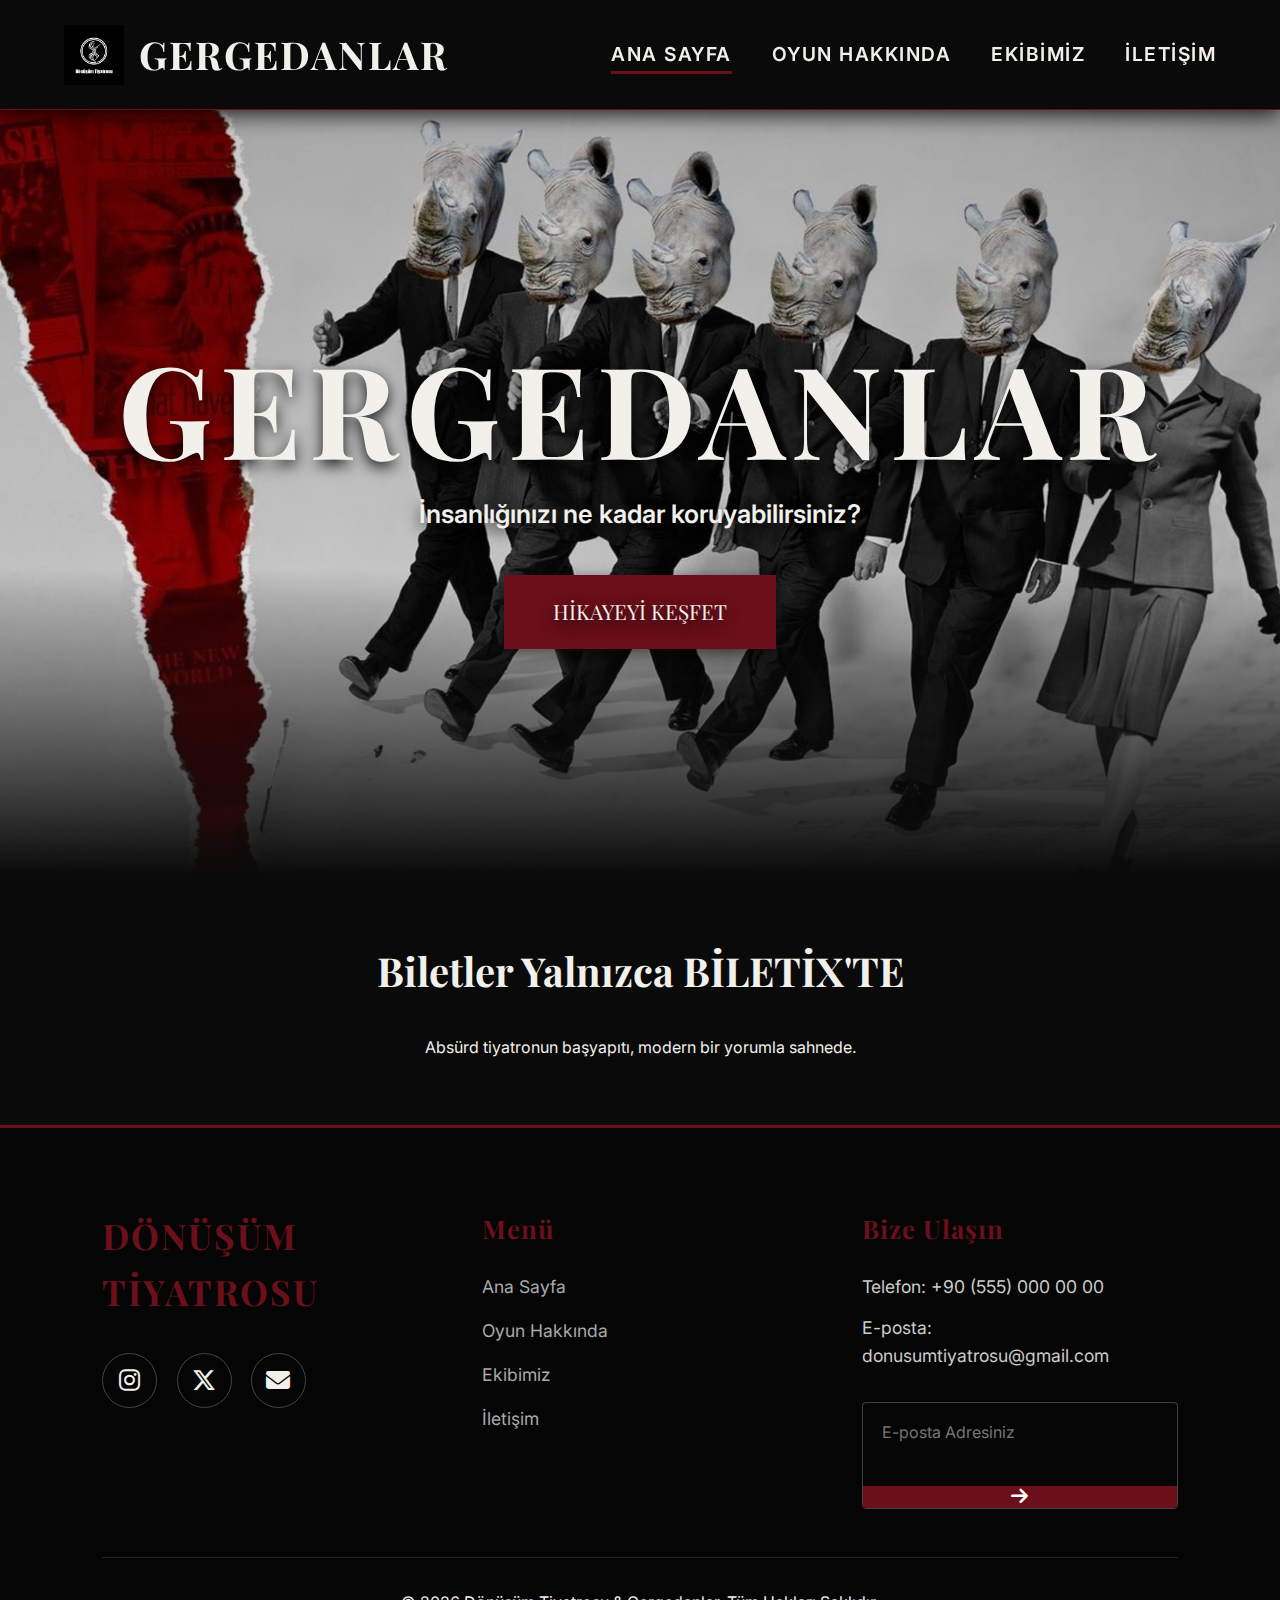
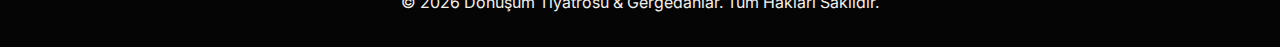
<file: index.html>
<!DOCTYPE html>
<html lang="tr">
<head>
    <meta charset="UTF-8">
    <meta name="viewport" content="width=device-width, initial-scale=1.0">
    <title>Gergedanlar - Ana Sayfa</title>
    <!-- Favicon -->
    <link rel="icon" type="image/jpeg" href="logo.jpeg">
    
    <link rel="stylesheet" href="style.css">
    <link rel="stylesheet" href="https://cdnjs.cloudflare.com/ajax/libs/font-awesome/6.5.1/css/all.min.css">
    <link rel="preconnect" href="https://fonts.googleapis.com">
    <link rel="preconnect" href="https://fonts.gstatic.com" crossorigin>
    <link href="https://fonts.googleapis.com/css2?family=Inter:wght@300;400;600&family=Playfair+Display:ital,wght@0,400;0,700;1,400&display=swap" rel="stylesheet">
</head>
<body>

    <header>
        <a href="index.html" class="logo">
            <img src="logo.jpeg" alt="Gergedanlar Logo">
            <span>GERGEDANLAR</span>
        </a>
        <nav>
            <ul>
                <li><a href="index.html" class="active">Ana Sayfa</a></li>
                <li><a href="about.html">Oyun Hakkında</a></li>
                <li><a href="team.html">Ekibimiz</a></li>
                <li><a href="contact.html">İletişim</a></li>
            </ul>
        </nav>
    </header>

    <section class="hero">
        <h1>GERGEDANLAR</h1>
        <p>İnsanlığınızı ne kadar koruyabilirsiniz?</p>
        <a href="about.html" class="btn">Hikayeyi Keşfet</a>
    </section>

    <div class="container">
        <h2>Biletler Yalnızca BİLETİX'TE</h2>
        <p style="text-align: center; color: #aaa;">Absürd tiyatronun başyapıtı, modern bir yorumla sahnede.</p>
    </div>

    <footer>
        <div class="footer-container">
            <div class="footer-col footer-brand">
                <h3>DÖNÜŞÜM TİYATROSU</h3>
                <div class="social-links">
                    <a href="https://www.instagram.com/donusumtiyatrosu/" target="_blank"><i class="fa-brands fa-instagram"></i></a>
                    <a href="https://x.com/tiyatrodonusum" target="_blank"><i class="fa-brands fa-x-twitter"></i></a>
                    <a href="mailto:donusumtiyatrosu@gmail.com"><i class="fa-solid fa-envelope"></i></a>
                </div>
            </div>
            <div class="footer-col footer-menu">
                <h4>Menü</h4>
                <ul>
                    <li><a href="index.html">Ana Sayfa</a></li>
                    <li><a href="about.html">Oyun Hakkında</a></li>
                    <li><a href="team.html">Ekibimiz</a></li>
                    <li><a href="contact.html">İletişim</a></li>
                </ul>
            </div>
            <div class="footer-col footer-contact">
                <h4>Bize Ulaşın</h4>
                <div class="contact-details">
                    <p>Telefon: +90 (555) 000 00 00</p>
                    <p>E-posta: donusumtiyatrosu@gmail.com</p>
                </div>
                <form class="newsletter-form" action="#">
                    <input type="email" placeholder="E-posta Adresiniz" required>
                    <button type="submit"><i class="fa-solid fa-arrow-right"></i></button>
                </form>
            </div>
        </div>
        <div class="footer-bottom">
            <p>&copy; 2026 Dönüşüm Tiyatrosu & Gergedanlar. Tüm Hakları Saklıdır.</p>
        </div>
    </footer>

</body>
</html>
</file>
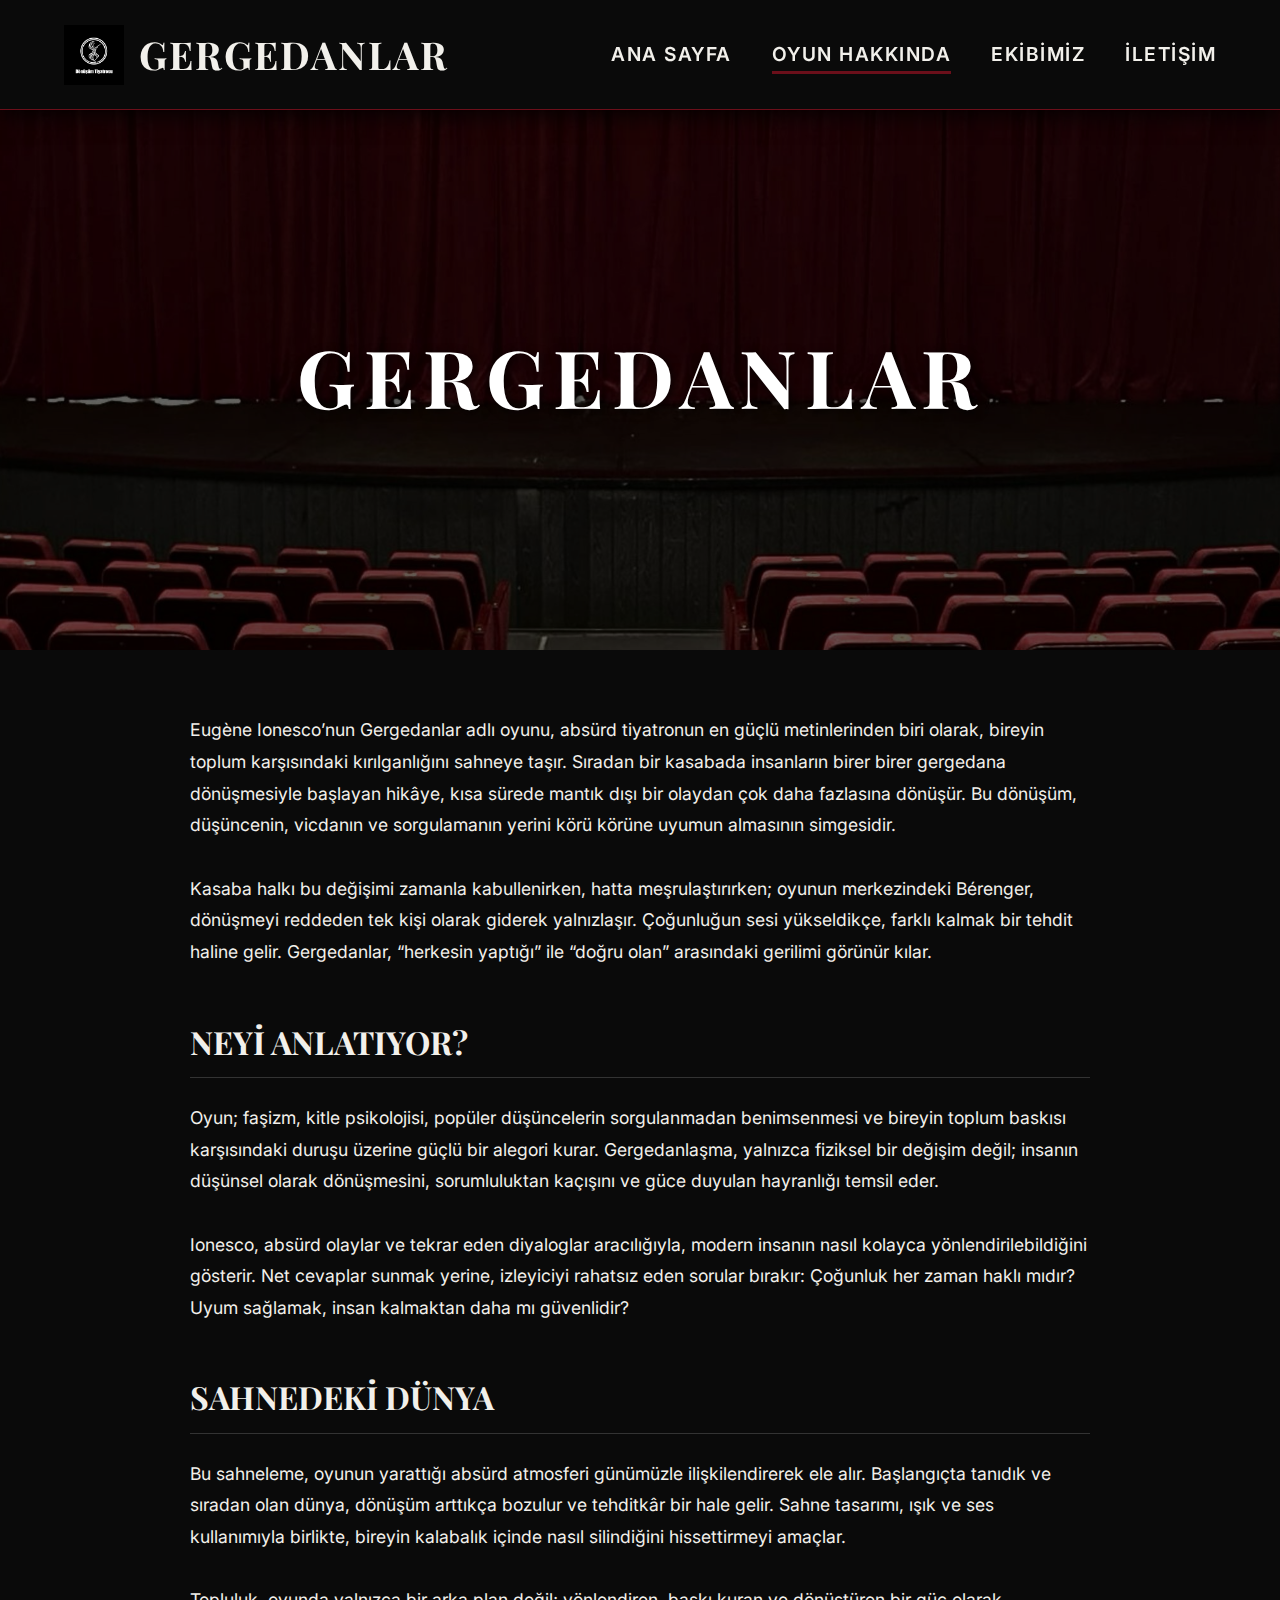
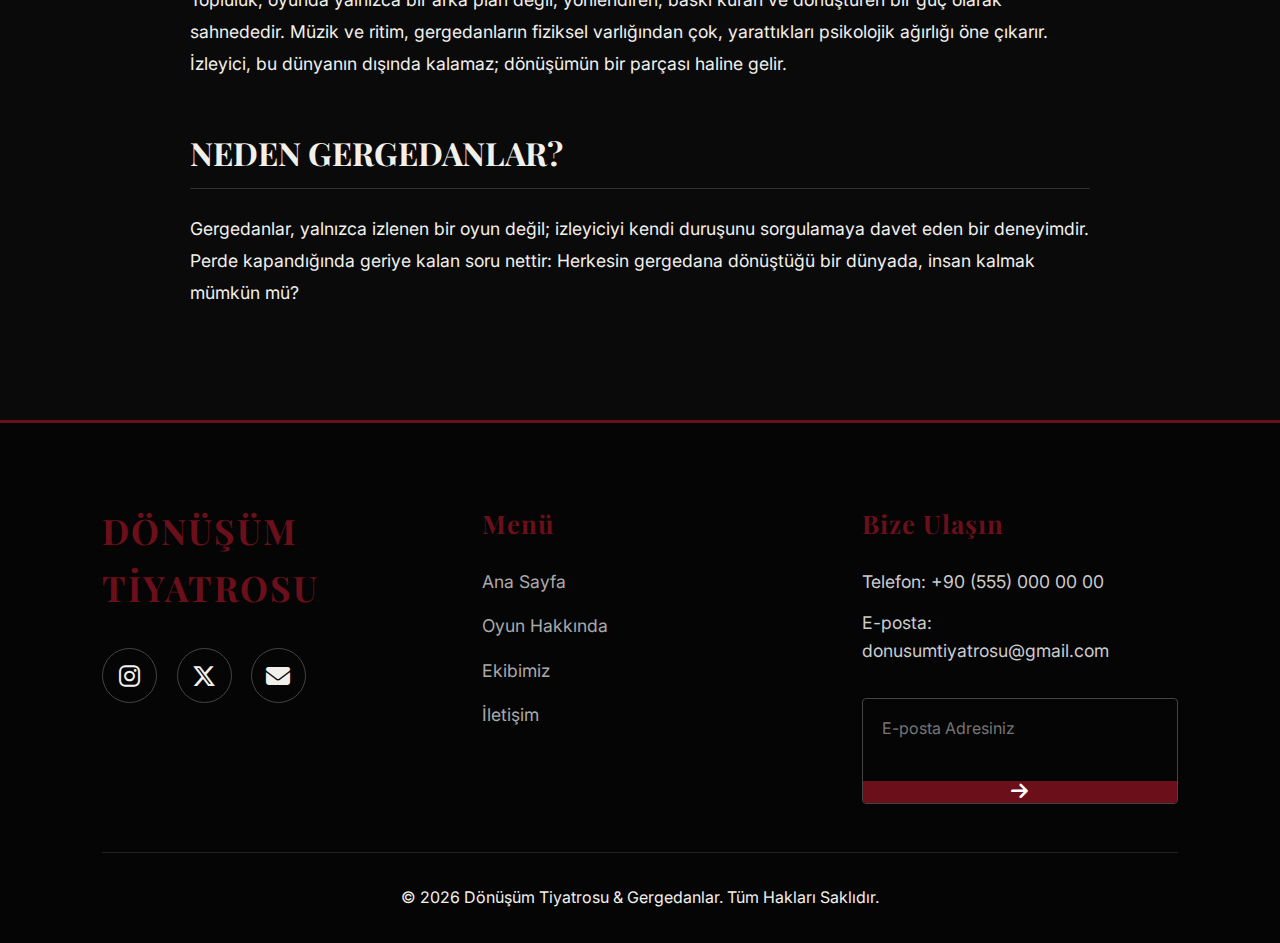
<file: about.html>
<!DOCTYPE html>
<html lang="tr">
<head>
    <meta charset="UTF-8">
    <meta name="viewport" content="width=device-width, initial-scale=1.0">
    <title>Oyun Hakkında - Gergedanlar</title>
    <!-- Favicon -->
    <link rel="icon" type="image/jpeg" href="logo.jpeg">

    <link rel="stylesheet" href="style.css">
    <link rel="stylesheet" href="https://cdnjs.cloudflare.com/ajax/libs/font-awesome/6.5.1/css/all.min.css">
    <link href="https://fonts.googleapis.com/css2?family=Inter:wght@300;400;600&family=Playfair+Display:ital,wght@0,400;0,700;1,400&display=swap" rel="stylesheet">
</head>
<body>

    <header>
        <a href="index.html" class="logo">
            <img src="logo.jpeg" alt="Gergedanlar Logo">
            <span>GERGEDANLAR</span>
        </a>
        <nav>
            <ul>
                <li><a href="index.html">Ana Sayfa</a></li>
                <li><a href="about.html" class="active">Oyun Hakkında</a></li>
                <li><a href="team.html">Ekibimiz</a></li>
                <li><a href="contact.html">İletişim</a></li>
            </ul>
        </nav>
    </header>

    <!-- SAHNE FOTOĞRAFLI KAPAK -->
    <section class="hero about-hero">
        <h1>GERGEDANLAR</h1>
    </section>

    <div class="container">
        <!-- İÇERİK -->
        <div class="content" style="max-width: 900px; margin: 0 auto;">
            
            <p style="margin-bottom: 3rem; font-size: 1.1rem; line-height: 1.8;">
                Eugène Ionesco’nun Gergedanlar adlı oyunu, absürd tiyatronun en güçlü metinlerinden biri olarak, bireyin toplum karşısındaki kırılganlığını sahneye taşır. Sıradan bir kasabada insanların birer birer gergedana dönüşmesiyle başlayan hikâye, kısa sürede mantık dışı bir olaydan çok daha fazlasına dönüşür. Bu dönüşüm, düşüncenin, vicdanın ve sorgulamanın yerini körü körüne uyumun almasının simgesidir.
                <br><br>
                Kasaba halkı bu değişimi zamanla kabullenirken, hatta meşrulaştırırken; oyunun merkezindeki Bérenger, dönüşmeyi reddeden tek kişi olarak giderek yalnızlaşır. Çoğunluğun sesi yükseldikçe, farklı kalmak bir tehdit haline gelir. Gergedanlar, “herkesin yaptığı” ile “doğru olan” arasındaki gerilimi görünür kılar.
            </p>

            <h3 style="text-transform: uppercase; font-size: 2rem; margin-bottom: 1.5rem; color: var(--text-color); border-bottom: 1px solid #333; padding-bottom: 10px;">
                NEYİ ANLATIYOR?
            </h3>
            <p style="margin-bottom: 3rem; font-size: 1.1rem; line-height: 1.8;">
                Oyun; faşizm, kitle psikolojisi, popüler düşüncelerin sorgulanmadan benimsenmesi ve bireyin toplum baskısı karşısındaki duruşu üzerine güçlü bir alegori kurar. Gergedanlaşma, yalnızca fiziksel bir değişim değil; insanın düşünsel olarak dönüşmesini, sorumluluktan kaçışını ve güce duyulan hayranlığı temsil eder.
                <br><br>
                Ionesco, absürd olaylar ve tekrar eden diyaloglar aracılığıyla, modern insanın nasıl kolayca yönlendirilebildiğini gösterir. Net cevaplar sunmak yerine, izleyiciyi rahatsız eden sorular bırakır: Çoğunluk her zaman haklı mıdır? Uyum sağlamak, insan kalmaktan daha mı güvenlidir?
            </p>

            <h3 style="text-transform: uppercase; font-size: 2rem; margin-bottom: 1.5rem; color: var(--text-color); border-bottom: 1px solid #333; padding-bottom: 10px;">
                SAHNEDEKİ DÜNYA
            </h3>
            <p style="margin-bottom: 3rem; font-size: 1.1rem; line-height: 1.8;">
                Bu sahneleme, oyunun yarattığı absürd atmosferi günümüzle ilişkilendirerek ele alır. Başlangıçta tanıdık ve sıradan olan dünya, dönüşüm arttıkça bozulur ve tehditkâr bir hale gelir. Sahne tasarımı, ışık ve ses kullanımıyla birlikte, bireyin kalabalık içinde nasıl silindiğini hissettirmeyi amaçlar.
                <br><br>
                Topluluk, oyunda yalnızca bir arka plan değil; yönlendiren, baskı kuran ve dönüştüren bir güç olarak sahnededir. Müzik ve ritim, gergedanların fiziksel varlığından çok, yarattıkları psikolojik ağırlığı öne çıkarır. İzleyici, bu dünyanın dışında kalamaz; dönüşümün bir parçası haline gelir.
            </p>

            <h3 style="text-transform: uppercase; font-size: 2rem; margin-bottom: 1.5rem; color: var(--text-color); border-bottom: 1px solid #333; padding-bottom: 10px;">
                NEDEN GERGEDANLAR?
            </h3>
            <p style="margin-bottom: 3rem; font-size: 1.1rem; line-height: 1.8;">
                Gergedanlar, yalnızca izlenen bir oyun değil; izleyiciyi kendi duruşunu sorgulamaya davet eden bir deneyimdir. Perde kapandığında geriye kalan soru nettir: Herkesin gergedana dönüştüğü bir dünyada, insan kalmak mümkün mü?
            </p>

        </div>
    </div>

    <footer>
        <div class="footer-container">
            <div class="footer-col footer-brand">
                <h3>DÖNÜŞÜM TİYATROSU</h3>
                <div class="social-links">
                    <a href="https://www.instagram.com/donusumtiyatrosu/" target="_blank"><i class="fa-brands fa-instagram"></i></a>
                    <a href="https://x.com/tiyatrodonusum" target="_blank"><i class="fa-brands fa-x-twitter"></i></a>
                    <a href="mailto:donusumtiyatrosu@gmail.com"><i class="fa-solid fa-envelope"></i></a>
                </div>
            </div>
            <div class="footer-col footer-menu">
                <h4>Menü</h4>
                <ul>
                    <li><a href="index.html">Ana Sayfa</a></li>
                    <li><a href="about.html">Oyun Hakkında</a></li>
                    <li><a href="team.html">Ekibimiz</a></li>
                    <li><a href="contact.html">İletişim</a></li>
                </ul>
            </div>
            <div class="footer-col footer-contact">
                <h4>Bize Ulaşın</h4>
                <div class="contact-details">
                    <p>Telefon: +90 (555) 000 00 00</p>
                    <p>E-posta: donusumtiyatrosu@gmail.com</p>
                </div>
                <form class="newsletter-form" action="#">
                    <input type="email" placeholder="E-posta Adresiniz" required>
                    <button type="submit"><i class="fa-solid fa-arrow-right"></i></button>
                </form>
            </div>
        </div>
        <div class="footer-bottom">
            <p>&copy; 2026 Dönüşüm Tiyatrosu & Gergedanlar. Tüm Hakları Saklıdır.</p>
        </div>
    </footer>

</body>
</html>
</file>
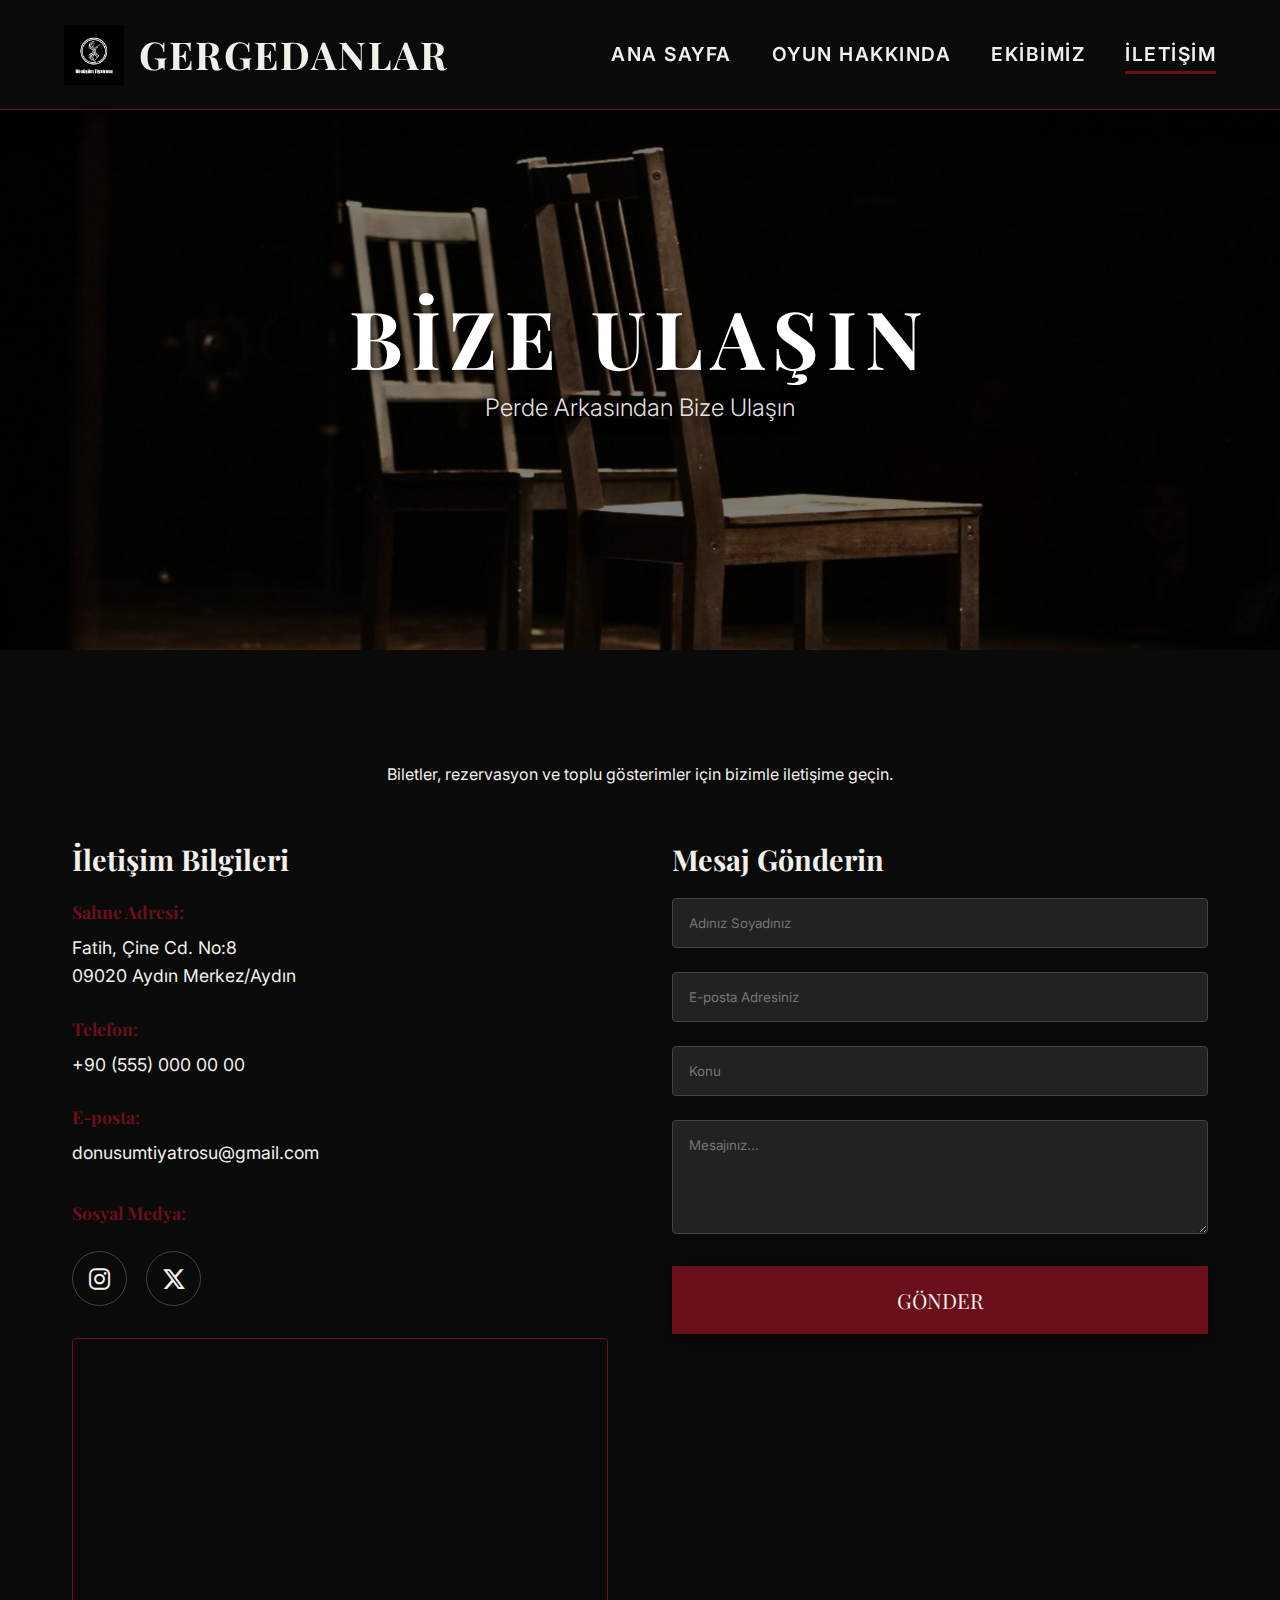
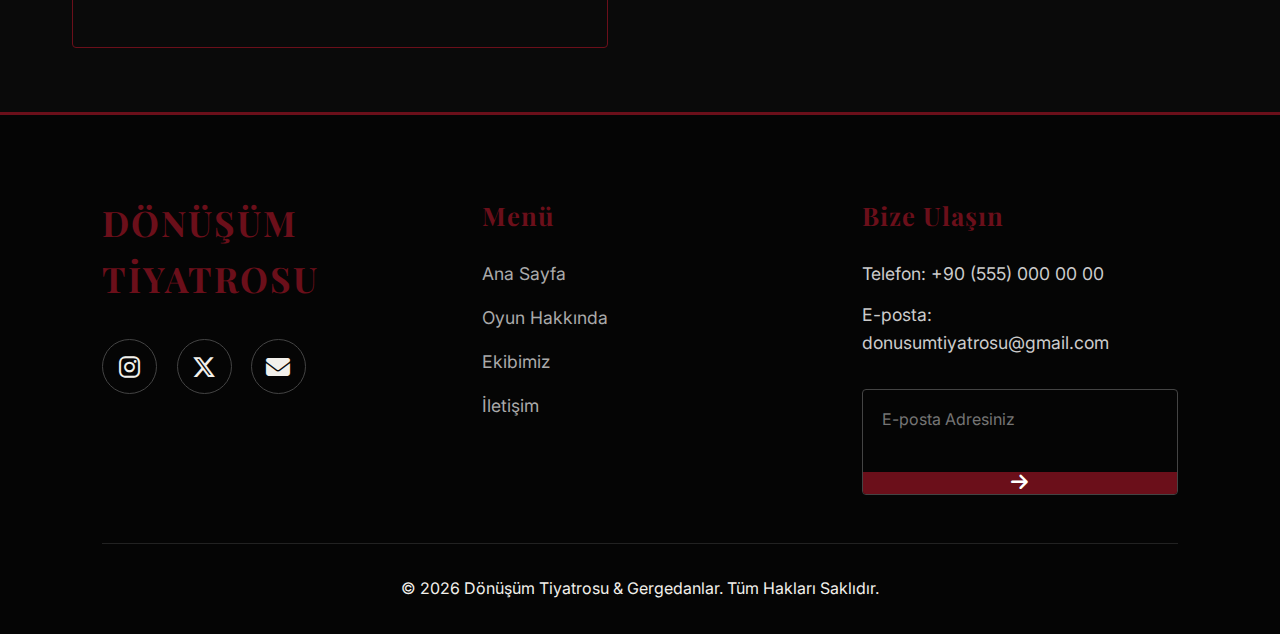
<file: contact.html>
<!DOCTYPE html>
<html lang="tr">
<head>
    <meta charset="UTF-8">
    <meta name="viewport" content="width=device-width, initial-scale=1.0">
    <title>İletişim - Gergedanlar</title>
    <!-- Favicon -->
    <link rel="icon" type="image/jpeg" href="logo.jpeg">

    <link rel="stylesheet" href="style.css">
    <link rel="stylesheet" href="https://cdnjs.cloudflare.com/ajax/libs/font-awesome/6.5.1/css/all.min.css">
    <link href="https://fonts.googleapis.com/css2?family=Inter:wght@300;400;600&family=Playfair+Display:ital,wght@0,400;0,700;1,400&display=swap" rel="stylesheet">
</head>
<body>

    <header>
        <a href="index.html" class="logo">
            <img src="logo.jpeg" alt="Gergedanlar Logo">
            <span>GERGEDANLAR</span>
        </a>
        <nav>
            <ul>
                <li><a href="index.html">Ana Sayfa</a></li>
                <li><a href="about.html">Oyun Hakkında</a></li>
                <li><a href="team.html">Ekibimiz</a></li>
                <li><a href="contact.html" class="active">İletişim</a></li>
            </ul>
        </nav>
    </header>

    <!-- İLETİŞİM HERO -->
    <section class="hero contact-hero">
        <h1>BİZE ULAŞIN</h1>
        <p>Perde Arkasından Bize Ulaşın</p>
    </section>

    <div class="container">
        
        <p style="text-align: center; color: #aaa; margin: 3rem 0;">
            Biletler, rezervasyon ve toplu gösterimler için bizimle iletişime geçin.
        </p>

        <div class="contact-wrapper">
            <!-- Sol Taraf: İletişim Bilgileri -->
            <div class="contact-info">
                <h3>İletişim Bilgileri</h3>
                <p>
                    <strong>Sahne Adresi:</strong>
                    Fatih, Çine Cd. No:8<br>
                    09020 Aydın Merkez/Aydın
                </p>
                <p>
                    <strong>Telefon:</strong>
                    +90 (555) 000 00 00
                </p>
                <p>
                    <strong>E-posta:</strong>
                    donusumtiyatrosu@gmail.com
                </p>
                
                <p style="margin-top: 2rem;">
                    <strong>Sosyal Medya:</strong>
                </p>
                <div class="social-links" style="justify-content: flex-start;">
                    <a href="https://www.instagram.com/donusumtiyatrosu/" target="_blank"><i class="fa-brands fa-instagram"></i></a>
                    <a href="https://x.com/tiyatrodonusum" target="_blank"><i class="fa-brands fa-x-twitter"></i></a>
                </div>

                <div style="margin-top: 2rem; border: 1px solid var(--accent-color); border-radius: 4px; overflow: hidden;">
                    <iframe 
                        width="100%" 
                        height="300" 
                        frameborder="0" 
                        scrolling="no" 
                        marginheight="0" 
                        marginwidth="0" 
                        src="https://maps.google.com/maps?q=Fatih,+Çine+Cd.+No:8,+09020+Aydın+Merkez/Aydın&t=&z=15&ie=UTF8&iwloc=&output=embed">
                    </iframe>
                </div>
            </div>

            <!-- Sağ Taraf: Form -->
            <div class="contact-form-container">
                <h3>Mesaj Gönderin</h3>
                <form action="#" method="POST">
                    <div>
                        <input type="text" placeholder="Adınız Soyadınız" required>
                    </div>
                    <div>
                        <input type="email" placeholder="E-posta Adresiniz" required>
                    </div>
                    <div>
                        <input type="text" placeholder="Konu" required>
                    </div>
                    <div>
                        <textarea rows="5" placeholder="Mesajınız..." required></textarea>
                    </div>
                    <button type="submit" class="btn">Gönder</button>
                </form>
            </div>
        </div>
    </div>

    <footer>
        <div class="footer-container">
            <div class="footer-col footer-brand">
                <h3>DÖNÜŞÜM TİYATROSU</h3>
                <div class="social-links">
                    <a href="https://www.instagram.com/donusumtiyatrosu/" target="_blank"><i class="fa-brands fa-instagram"></i></a>
                    <a href="https://x.com/tiyatrodonusum" target="_blank"><i class="fa-brands fa-x-twitter"></i></a>
                    <a href="mailto:donusumtiyatrosu@gmail.com"><i class="fa-solid fa-envelope"></i></a>
                </div>
            </div>
            <div class="footer-col footer-menu">
                <h4>Menü</h4>
                <ul>
                    <li><a href="index.html">Ana Sayfa</a></li>
                    <li><a href="about.html">Oyun Hakkında</a></li>
                    <li><a href="team.html">Ekibimiz</a></li>
                    <li><a href="contact.html">İletişim</a></li>
                </ul>
            </div>
            <div class="footer-col footer-contact">
                <h4>Bize Ulaşın</h4>
                <div class="contact-details">
                    <p>Telefon: +90 (555) 000 00 00</p>
                    <p>E-posta: donusumtiyatrosu@gmail.com</p>
                </div>
                <form class="newsletter-form" action="#">
                    <input type="email" placeholder="E-posta Adresiniz" required>
                    <button type="submit"><i class="fa-solid fa-arrow-right"></i></button>
                </form>
            </div>
        </div>
        <div class="footer-bottom">
            <p>&copy; 2026 Dönüşüm Tiyatrosu & Gergedanlar. Tüm Hakları Saklıdır.</p>
        </div>
    </footer>

</body>
</html>
</file>
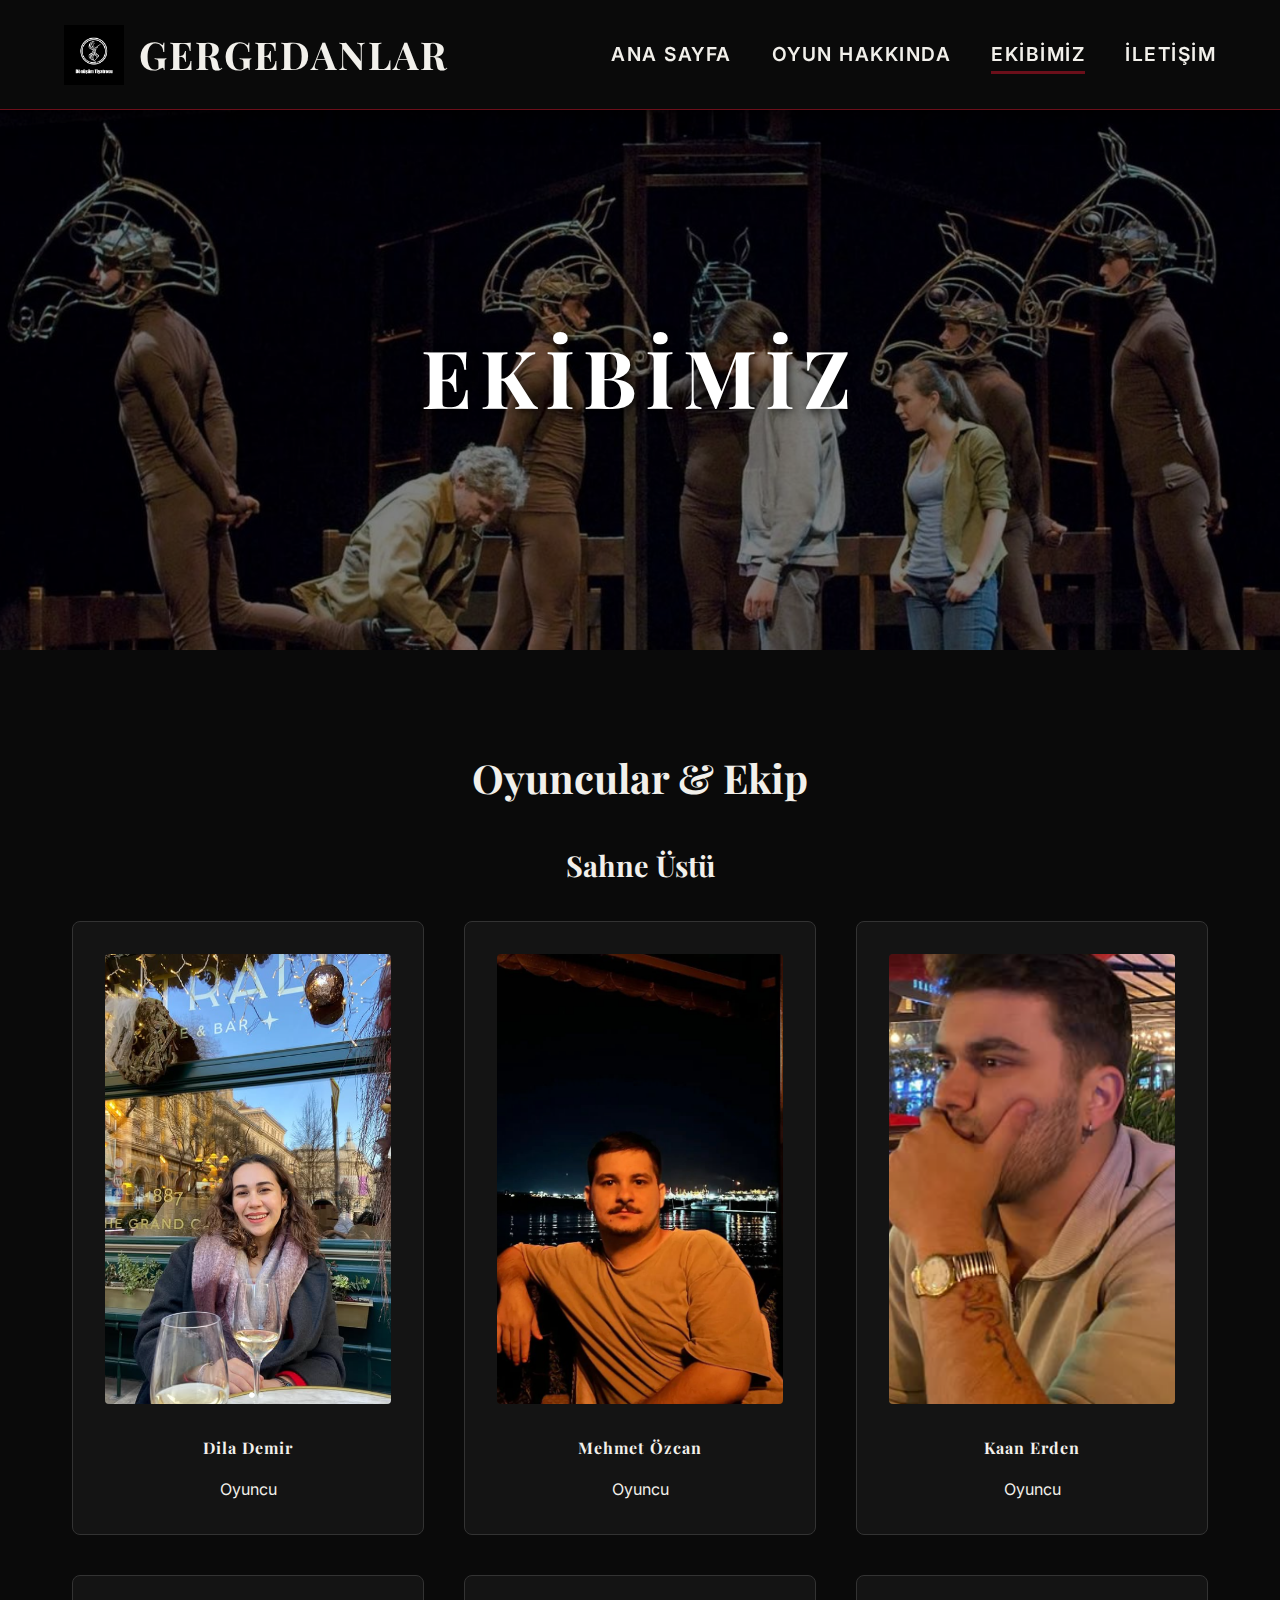
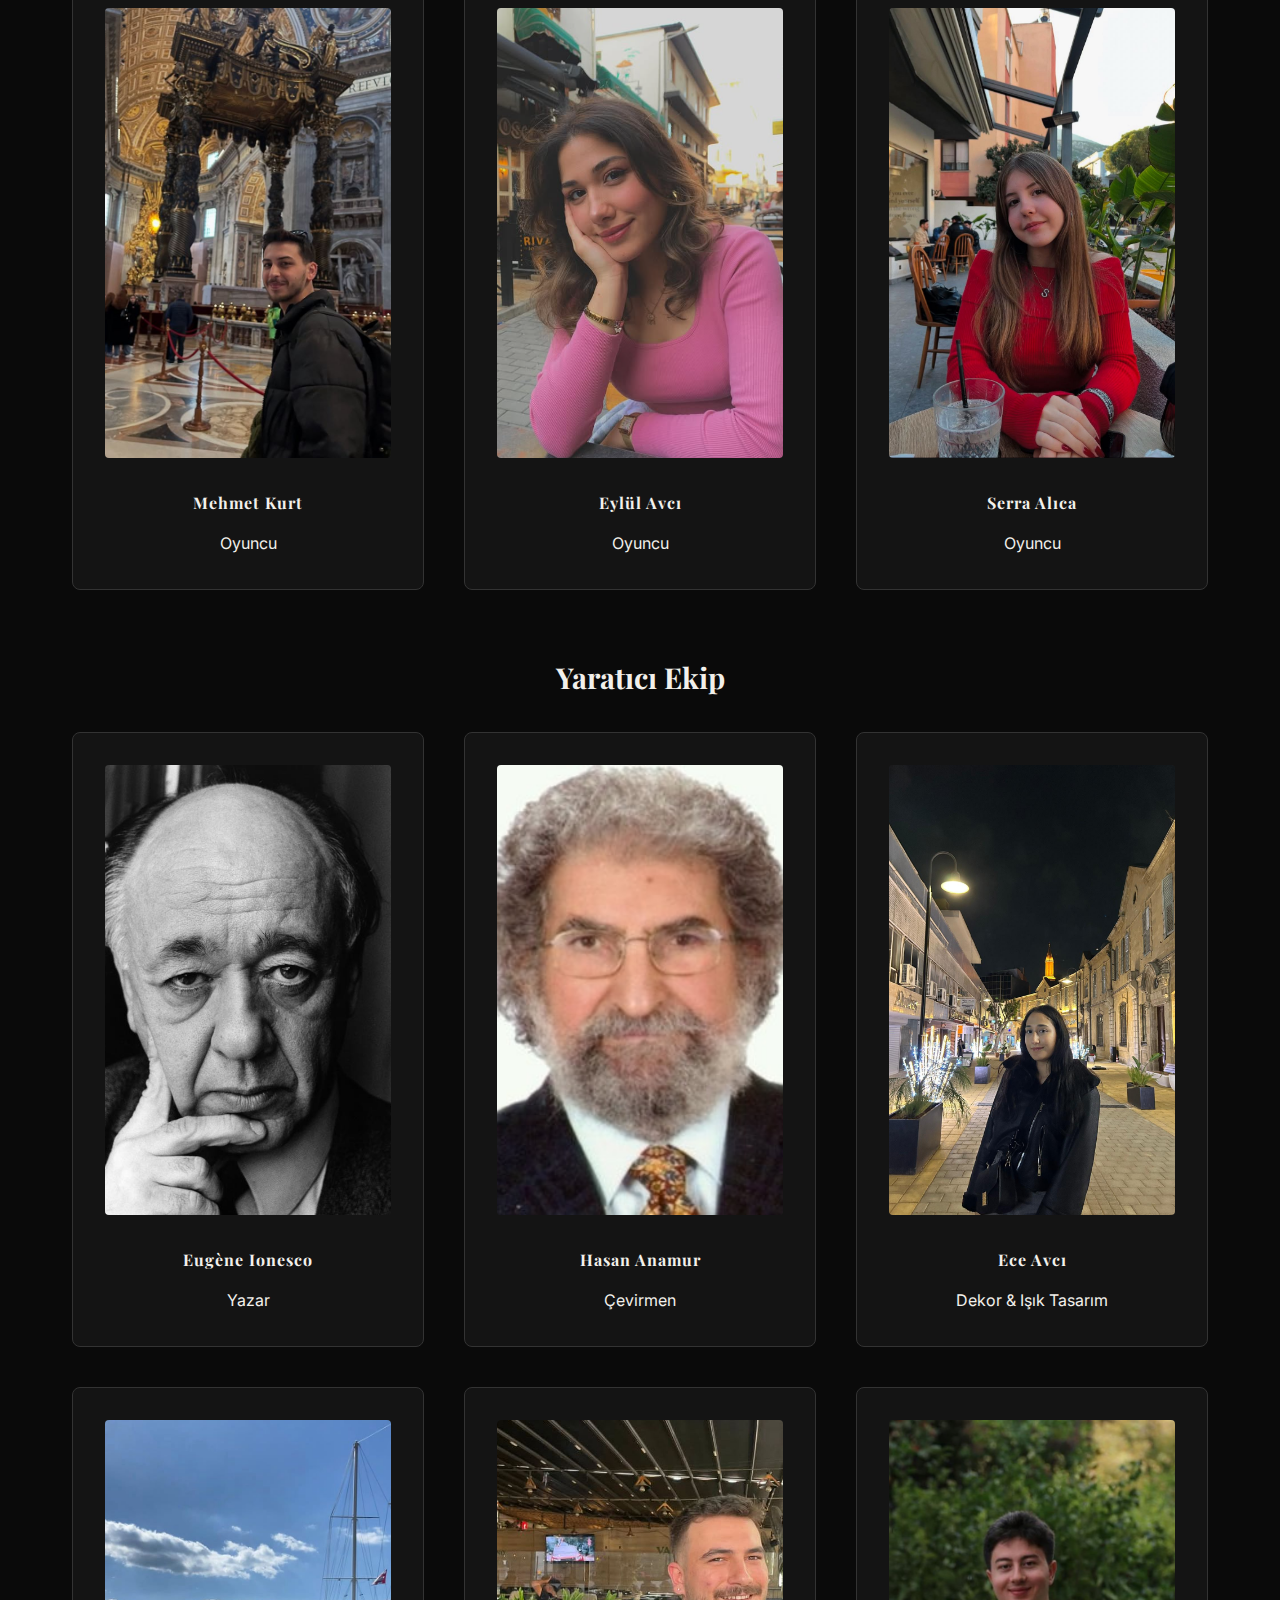
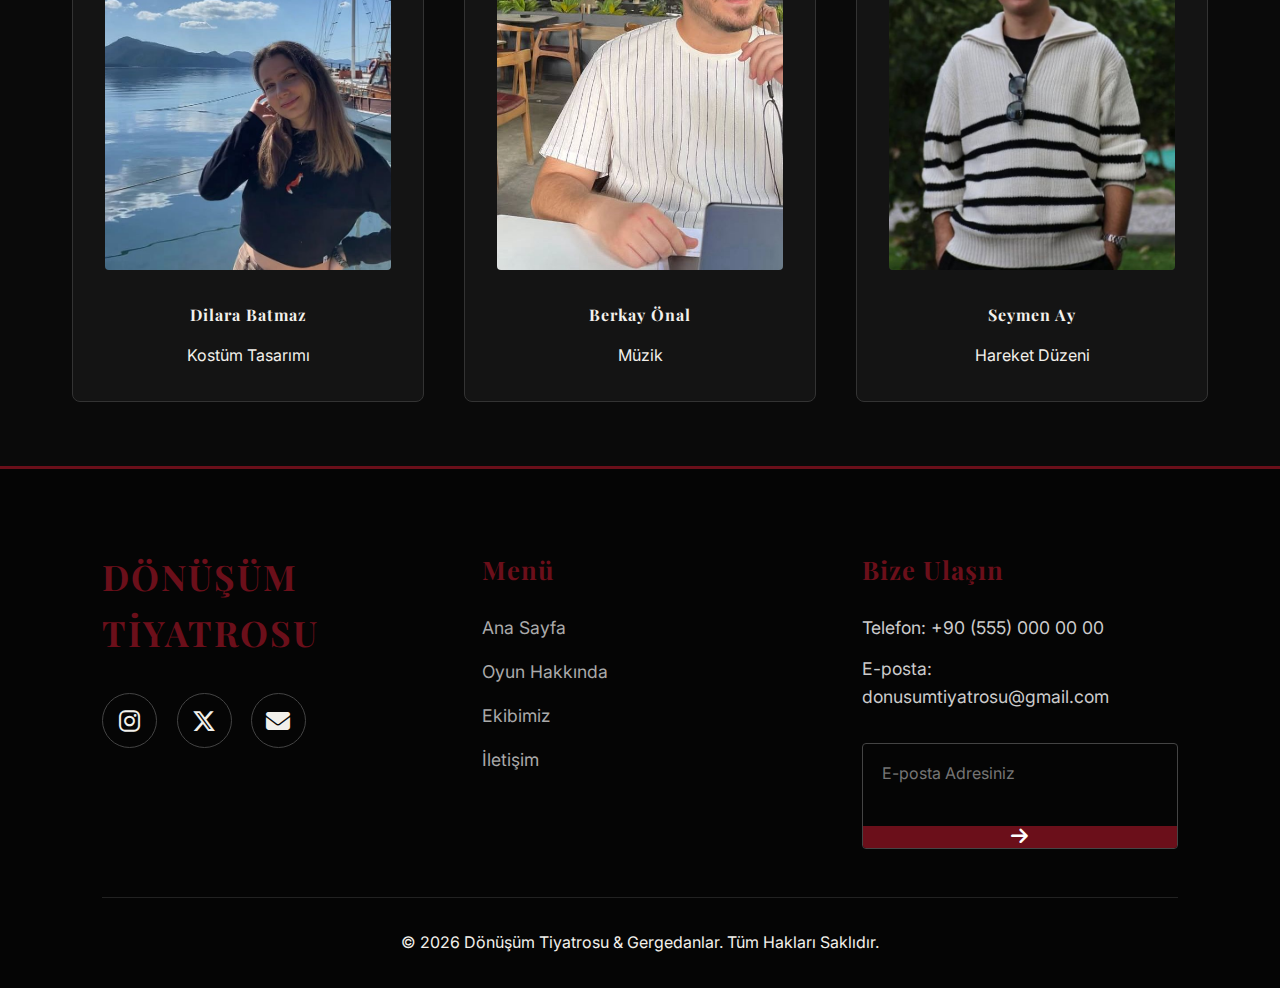
<file: team.html>
<!DOCTYPE html>
<html lang="tr">
<head>
    <meta charset="UTF-8">
    <meta name="viewport" content="width=device-width, initial-scale=1.0">
    <title>Ekibimiz - Gergedanlar</title>
    <!-- Favicon -->
    <link rel="icon" type="image/jpeg" href="logo.jpeg">

    <link rel="stylesheet" href="style.css">
    <link rel="stylesheet" href="https://cdnjs.cloudflare.com/ajax/libs/font-awesome/6.5.1/css/all.min.css">
    <link href="https://fonts.googleapis.com/css2?family=Inter:wght@300;400;600&family=Playfair+Display:ital,wght@0,400;0,700;1,400&display=swap" rel="stylesheet">
</head>
<body>

    <header>
        <a href="index.html" class="logo">
            <img src="logo.jpeg" alt="Gergedanlar Logo">
            <span>GERGEDANLAR</span>
        </a>
        <nav>
            <ul>
                <li><a href="index.html">Ana Sayfa</a></li>
                <li><a href="about.html">Oyun Hakkında</a></li>
                <li><a href="team.html" class="active">Ekibimiz</a></li>
                <li><a href="contact.html">İletişim</a></li>
            </ul>
        </nav>
    </header>

    <!-- EKİP HERO -->
    <section class="hero team-hero">
        <h1>EKİBİMİZ</h1>
    </section>

    <div class="container">
        <h2 style="margin-top: 2rem;">Oyuncular & Ekip</h2>

        <h3 style="text-align: center; margin-top: 2rem; margin-bottom: 2rem;">Sahne Üstü</h3>
        <div class="grid">
            <div class="card">
                <img src="ekip/image_2.png" alt="Dila Demir">
                <h4>Dila Demir</h4>
                <p>Oyuncu</p>
            </div>
            <div class="card">
                <!-- GÜNCELLENDİ: mehmetozcan.jpeg -->
                <img src="ekip/mehmetozcan.jpeg" alt="Mehmet Özcan">
                <h4>Mehmet Özcan</h4>
                <p>Oyuncu</p>
            </div>
            <div class="card">
                <img src="ekip/image_1.png" alt="Kaan Erden">
                <h4>Kaan Erden</h4>
                <p>Oyuncu</p>
            </div>
            <div class="card">
                <!-- GÜNCELLENDİ: mehmetkurt.jpeg -->
                <img src="ekip/mehmetkurt.jpeg" alt="Mehmet Kurt">
                <h4>Mehmet Kurt</h4>
                <p>Oyuncu</p>
            </div>
            <div class="card">
                <img src="ekip/image_6.png" alt="Eylül Avcı">
                <h4>Eylül Avcı</h4>
                <p>Oyuncu</p>
            </div>
            <div class="card">
                <img src="ekip/serra.jpeg" alt="Serra Alıca">
                <h4>Serra Alıca</h4>
                <p>Oyuncu</p>
            </div>
        </div>

        <h3 style="text-align: center; margin-top: 4rem; margin-bottom: 2rem;">Yaratıcı Ekip</h3>
        
        <div class="grid">
            <div class="card">
                <img src="ekip/eugene.jpeg" alt="Eugène Ionesco">
                <h4>Eugène Ionesco</h4>
                <p>Yazar</p>
            </div>
            <div class="card">
                <img src="ekip/hasananamur.jpg" alt="Hasan Anamur">
                <h4>Hasan Anamur</h4>
                <p>Çevirmen</p>
            </div>
            <div class="card">
                <img src="ekip/ece.jpeg" alt="Ece Avcı">
                <h4>Ece Avcı</h4>
                <p>Dekor & Işık Tasarım</p>
            </div>
            <div class="card">
                <img src="ekip/dilara.jpeg" alt="Dilara Batmaz">
                <h4>Dilara Batmaz</h4>
                <p>Kostüm Tasarımı</p>
            </div>
            <div class="card">
                <img src="ekip/berkay.jpeg" alt="Berkay Önal">
                <h4>Berkay Önal</h4>
                <p>Müzik</p>
            </div>
            <div class="card">
                <img src="ekip/seymen.jpeg" alt="Seymen Ay">
                <h4>Seymen Ay</h4>
                <p>Hareket Düzeni</p>
            </div>
        </div>
    </div>

    <footer>
        <div class="footer-container">
            <div class="footer-col footer-brand">
                <h3>DÖNÜŞÜM TİYATROSU</h3>
                <div class="social-links">
                    <a href="https://www.instagram.com/donusumtiyatrosu/" target="_blank"><i class="fa-brands fa-instagram"></i></a>
                    <a href="https://x.com/tiyatrodonusum" target="_blank"><i class="fa-brands fa-x-twitter"></i></a>
                    <a href="mailto:donusumtiyatrosu@gmail.com"><i class="fa-solid fa-envelope"></i></a>
                </div>
            </div>
            <div class="footer-col footer-menu">
                <h4>Menü</h4>
                <ul>
                    <li><a href="index.html">Ana Sayfa</a></li>
                    <li><a href="about.html">Oyun Hakkında</a></li>
                    <li><a href="team.html">Ekibimiz</a></li>
                    <li><a href="contact.html">İletişim</a></li>
                </ul>
            </div>
            <div class="footer-col footer-contact">
                <h4>Bize Ulaşın</h4>
                <div class="contact-details">
                    <p>Telefon: +90 (555) 000 00 00</p>
                    <p>E-posta: donusumtiyatrosu@gmail.com</p>
                </div>
                <form class="newsletter-form" action="#">
                    <input type="email" placeholder="E-posta Adresiniz" required>
                    <button type="submit"><i class="fa-solid fa-arrow-right"></i></button>
                </form>
            </div>
        </div>
        <div class="footer-bottom">
            <p>&copy; 2026 Dönüşüm Tiyatrosu & Gergedanlar. Tüm Hakları Saklıdır.</p>
        </div>
    </footer>

</body>

</html>
</file>
<file: style.css>
/* Global Variables */
:root {
    --bg-color: #0a0a0a;
    --card-bg: #141414;
    --text-color: #F2F0EB;
    --accent-color: #6B0F1A;
    --accent-hover: #8a1c2b;
    --font-heading: 'Playfair Display', serif; 
    --font-body: 'Inter', sans-serif;          
    --transition: all 0.3s ease;
}

* { margin: 0; padding: 0; box-sizing: border-box; }

body {
    background-color: var(--bg-color);
    color: var(--text-color);
    font-family: var(--font-body);
    line-height: 1.6;
    display: flex;
    flex-direction: column;
    min-height: 100vh;
}

a { text-decoration: none; color: var(--text-color); transition: var(--transition); }
ul { list-style: none; }

h1, h2, h3, h4, h5, h6, p, span, li, a { color: var(--text-color) !important; }
h1, h2, h3, h4, h5, h6 { font-family: var(--font-heading); margin-bottom: 1rem; }

/* Font Boyutları */
h1 { font-size: 4rem; } 
h2 { font-size: 2.5rem; text-align: center; margin-bottom: 2rem; }
h3 { font-size: 1.8rem; }
h4 { font-weight: bold; letter-spacing: 1px; }

/* --- NAVIGATION (ÜST MENÜ - TAM SİYAH) --- */
header {
    background-color: #0a0a0a; /* Tam Siyah */
    padding: 1.5rem 5%;
    position: sticky;
    top: 0;
    z-index: 1000;
    border-bottom: 1px solid var(--accent-color);
    display: flex;
    justify-content: space-between;
    align-items: center;
    box-shadow: 0 5px 20px rgba(0,0,0,0.8);
}

/* LOGO AYARLARI */
.logo {
    display: flex;
    align-items: center;
    gap: 15px; 
    font-family: var(--font-heading);
    font-size: 2.4rem;
    font-weight: bold;
    letter-spacing: 2px;
    color: var(--text-color);
}

.logo img {
    height: 60px; /* Logo Yüksekliği */
    width: auto;
    object-fit: contain;
}

nav ul { display: flex; gap: 2.5rem; }

nav a {
    font-size: 1.2rem; 
    font-weight: 600;  
    text-transform: uppercase;
    letter-spacing: 1.5px;
    padding-bottom: 5px;
    border-bottom: 3px solid transparent;
}

nav a:hover, nav a.active { border-color: var(--accent-color); }

/* --- HERO SECTION (ANA SAYFA) --- */
.hero {
    height: 85vh; /* Yükseklik */
    display: flex;
    flex-direction: column;
    justify-content: center;
    align-items: center;
    text-align: center;
    
    /* Alttan kararma efekti + arkaplan.jpeg */
    background: linear-gradient(to bottom, rgba(0,0,0,0.2) 0%, rgba(0,0,0,0.1) 60%, #0a0a0a 100%), 
                url('arkaplan.jpeg');
    
    background-size: cover;
    background-position: top center; /* Fotoğrafın üst kısmı (kafalar) görünsün */
    background-repeat: no-repeat;
    
    padding: 0 2rem;
    position: relative;
}

.hero h1, .hero p, .hero a {
    position: relative;
    z-index: 2;
    text-shadow: 0 5px 15px rgba(0,0,0, 0.9);
}

.hero h1 {
    font-size: 8rem; /* Devasa Başlık */
    text-transform: uppercase;
    letter-spacing: 0.5rem;
    line-height: 1.1;
    margin-bottom: 1rem;
}

.hero p {
    font-size: 1.6rem;
    max-width: 700px;
    margin-bottom: 2.5rem;
    font-weight: 600;
}

.btn {
    padding: 1.2rem 3rem; 
    background-color: var(--accent-color);
    border: 1px solid var(--accent-color);
    color: var(--text-color) !important;
    font-family: var(--font-heading);
    font-size: 1.3rem;
    cursor: pointer;
    text-transform: uppercase;
    transition: var(--transition);
    display: inline-block;
    box-shadow: 0 4px 15px rgba(0,0,0,0.5);
}

.btn:hover { background-color: var(--accent-hover); transform: translateY(-2px); }

/* Container */
.container {
    max-width: 1200px;
    margin: 4rem auto;
    padding: 0 2rem;
    width: 100%;
}

/* Grid & Kartlar */
.grid {
    display: grid;
    grid-template-columns: repeat(auto-fit, minmax(320px, 1fr));
    gap: 2.5rem; 
}

.card {
    background-color: var(--card-bg);
    padding: 2rem;
    border: 1px solid #333;
    border-radius: 8px;
    text-align: center;
    transition: var(--transition);
}

.card:hover {
    transform: translateY(-5px);
    border-color: var(--accent-color);
    box-shadow: 0 10px 30px rgba(107, 15, 26, 0.2);
}

.card img {
    width: 100%;
    height: 450px; 
    object-fit: cover;
    border-radius: 4px;
    margin-bottom: 1.5rem;
    background-color: #222;
    border: none;
}

/* İletişim Form ve Bilgi */
.contact-wrapper {
    display: flex;
    gap: 4rem;
    flex-wrap: wrap;
    align-items: flex-start;
}
.contact-info, .contact-form-container { flex: 1; min-width: 300px; }
.contact-info p { margin-bottom: 1.5rem; font-size: 1.1rem; }
.contact-info strong { color: var(--accent-color) !important; display: block; margin-bottom: 0.5rem; font-family: var(--font-heading); }

form { display: flex; flex-direction: column; gap: 1.5rem; }
input, textarea {
    padding: 1rem; background-color: #222; border: 1px solid #444; color: var(--text-color); font-family: var(--font-body); width: 100%; border-radius: 4px;
}
input:focus, textarea:focus { outline: none; border-color: var(--accent-color); }

/* --- ÖZEL HERO ALANLARI --- */

/* 1. İletişim */
.contact-hero {
    background-image: url('gergedan.jpeg') !important;
    height: 60vh;
    background-size: cover;
    background-position: center;
    position: relative;
    box-shadow: inset 0 0 0 1000px rgba(0, 0, 0, 0.5);
    display: flex;
    flex-direction: column;
    justify-content: center;
    align-items: center;
    text-align: center;
}

/* 2. Ekibimiz */
.team-hero {
    background-image: url('ekipfoto.jpeg') !important;
    height: 60vh;
    background-size: cover;
    background-position: center;
    position: relative;
    box-shadow: inset 0 0 0 1000px rgba(0, 0, 0, 0.5);
    display: flex;
    flex-direction: column;
    justify-content: center;
    align-items: center;
    text-align: center;
}

/* 3. Oyun Hakkında */
.about-hero {
    background-image: url('sahne.jpeg') !important;
    height: 60vh;
    background-size: cover;
    background-position: center;
    position: relative;
    box-shadow: inset 0 0 0 1000px rgba(0, 0, 0, 0.6);
    display: flex;
    flex-direction: column;
    justify-content: center;
    align-items: center;
    text-align: center;
}

.contact-hero h1, .team-hero h1, .about-hero h1 {
    font-size: 5rem;
    margin-bottom: 0.5rem;
    color: #fff !important;
    text-transform: uppercase;
    text-shadow: 2px 2px 10px rgba(0,0,0, 0.8);
}

.contact-hero p {
    font-size: 1.5rem;
    color: rgba(255, 255, 255, 0.9) !important;
    font-weight: 300;
}

/* --- FOOTER TASARIMI (BÜYÜK & GENİŞ) --- */
footer {
    background-color: #050505; 
    padding: 5rem 8% 2rem; 
    border-top: 3px solid var(--accent-color);
    margin-top: auto;
    font-family: var(--font-body);
}

.footer-container {
    display: flex;
    justify-content: space-between;
    flex-wrap: wrap;
    gap: 4rem; 
    max-width: 1400px; 
    margin: 0 auto;
    padding-bottom: 3rem;
    border-bottom: 1px solid #222;
}

.footer-col { flex: 1; min-width: 280px; }

.footer-brand h3 {
    color: var(--accent-color) !important;
    font-size: 2.2rem; 
    margin-bottom: 2rem;
    text-transform: uppercase;
    letter-spacing: 2px;
}

.social-links { display: flex; gap: 1.2rem; }
.social-links a {
    width: 55px; height: 55px; border: 1px solid #444; border-radius: 50%; display: flex; align-items: center; justify-content: center; transition: var(--transition); color: #fff; font-size: 1.5rem;
}
.social-links a:hover {
    border-color: var(--accent-color); background-color: var(--accent-color); color: #fff; transform: translateY(-3px);
}

.footer-menu h4, .footer-contact h4 {
    color: var(--accent-color) !important; font-size: 1.6rem; margin-bottom: 1.5rem;
}
.footer-menu ul li { margin-bottom: 1rem; }
.footer-menu ul li a { color: #aaa !important; font-size: 1.1rem; transition: 0.3s; }
.footer-menu ul li a:hover { color: var(--accent-color) !important; padding-left: 5px; }

.footer-contact h4 { text-align: left; }
.contact-details p { color: #ccc !important; margin-bottom: 0.8rem; font-size: 1.1rem; text-align: left; }

.newsletter-form {
    margin-top: 2rem; display: flex; border: 1px solid #444; border-radius: 4px; overflow: hidden;
}
.newsletter-form input {
    background: transparent; border: none; padding: 1.2rem; color: #fff; width: 100%; font-size: 1rem;
}
.newsletter-form button {
    background-color: var(--accent-color); border: none; color: #fff; padding: 0 2rem; cursor: pointer; transition: 0.3s; font-size: 1.2rem;
}
.newsletter-form button:hover { background-color: var(--accent-hover); }

.footer-bottom { text-align: center; padding-top: 2rem; color: #666 !important; font-size: 1rem; }

@media (max-width: 768px) {
    .hero h1 { font-size: 4rem; } 
    .contact-hero h1, .team-hero h1, .about-hero h1 { font-size: 2.5rem; }
    nav { display: none; }
    .contact-wrapper { flex-direction: column; gap: 2rem; }
    .footer-container { flex-direction: column; text-align: center; }
    .footer-brand h3, .footer-menu h4, .footer-contact h4, .contact-details p { text-align: center; }
    .social-links { justify-content: center; }
}
</file>
